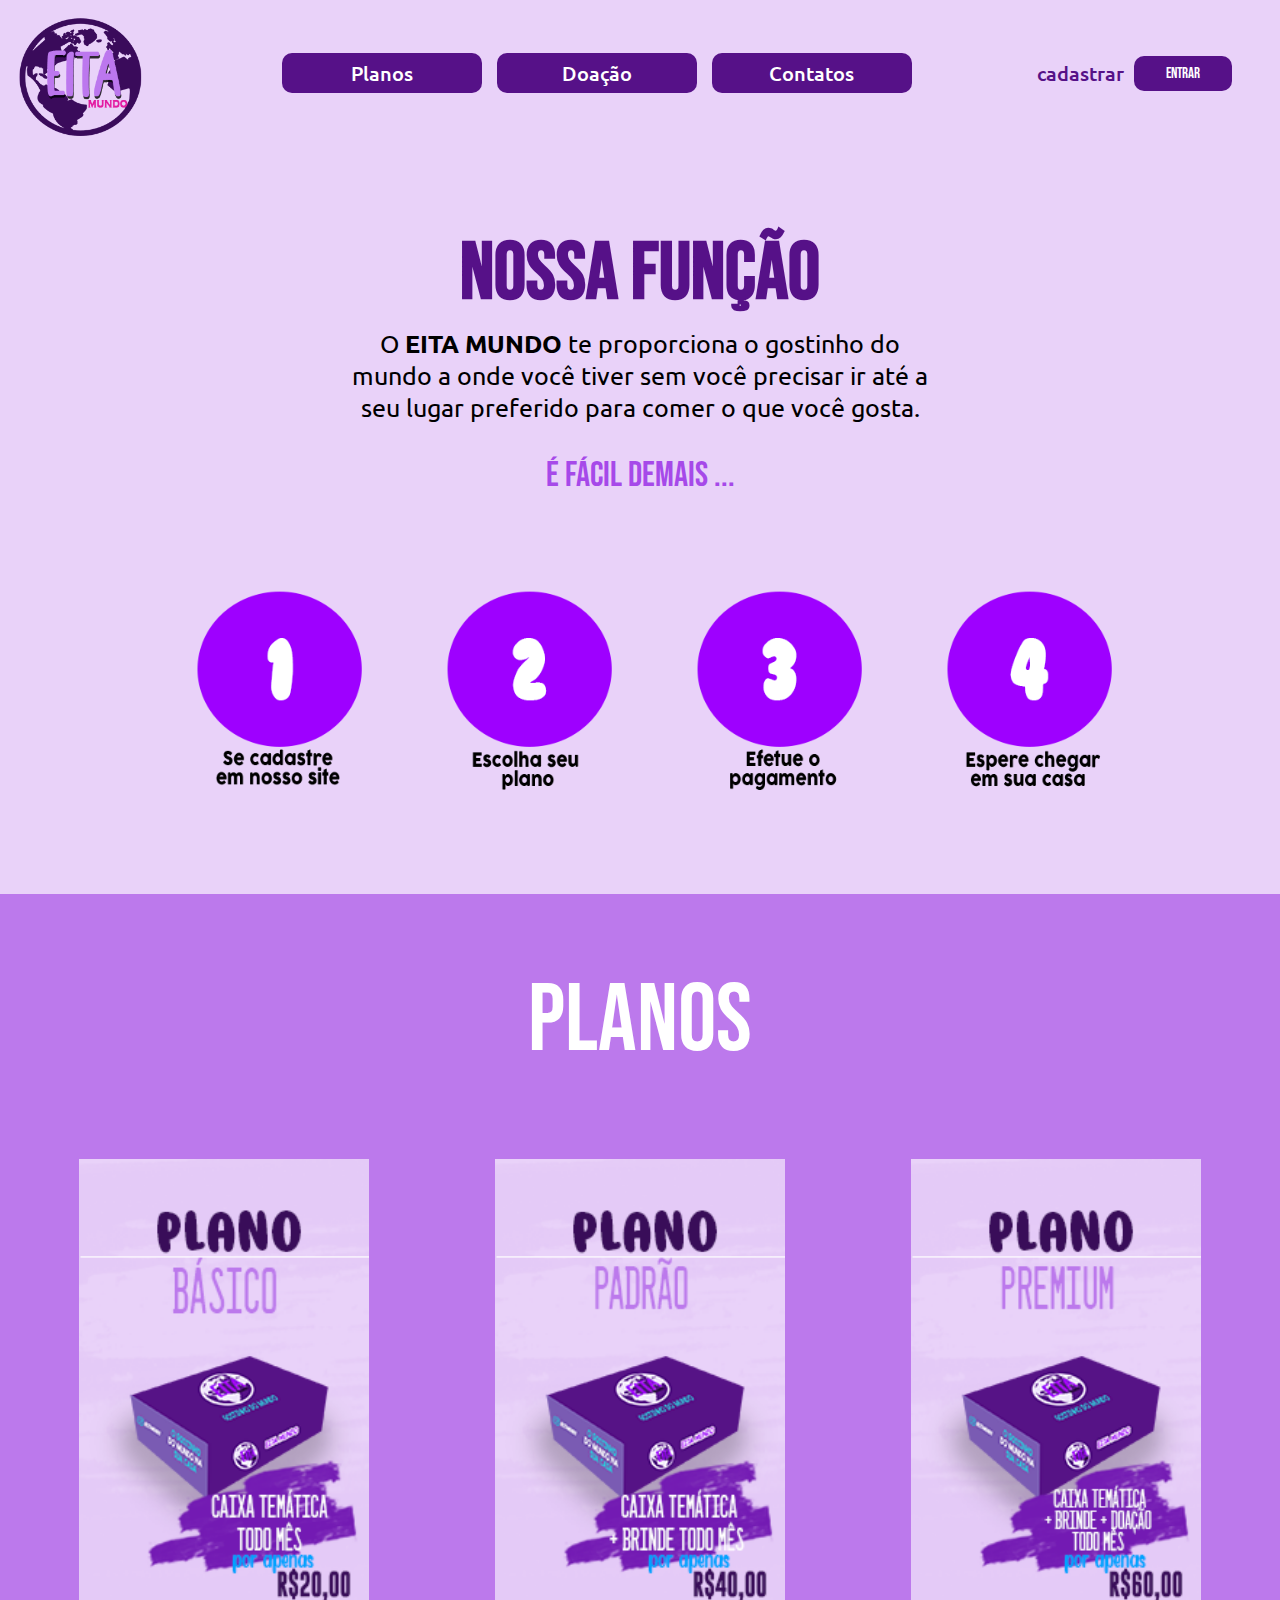
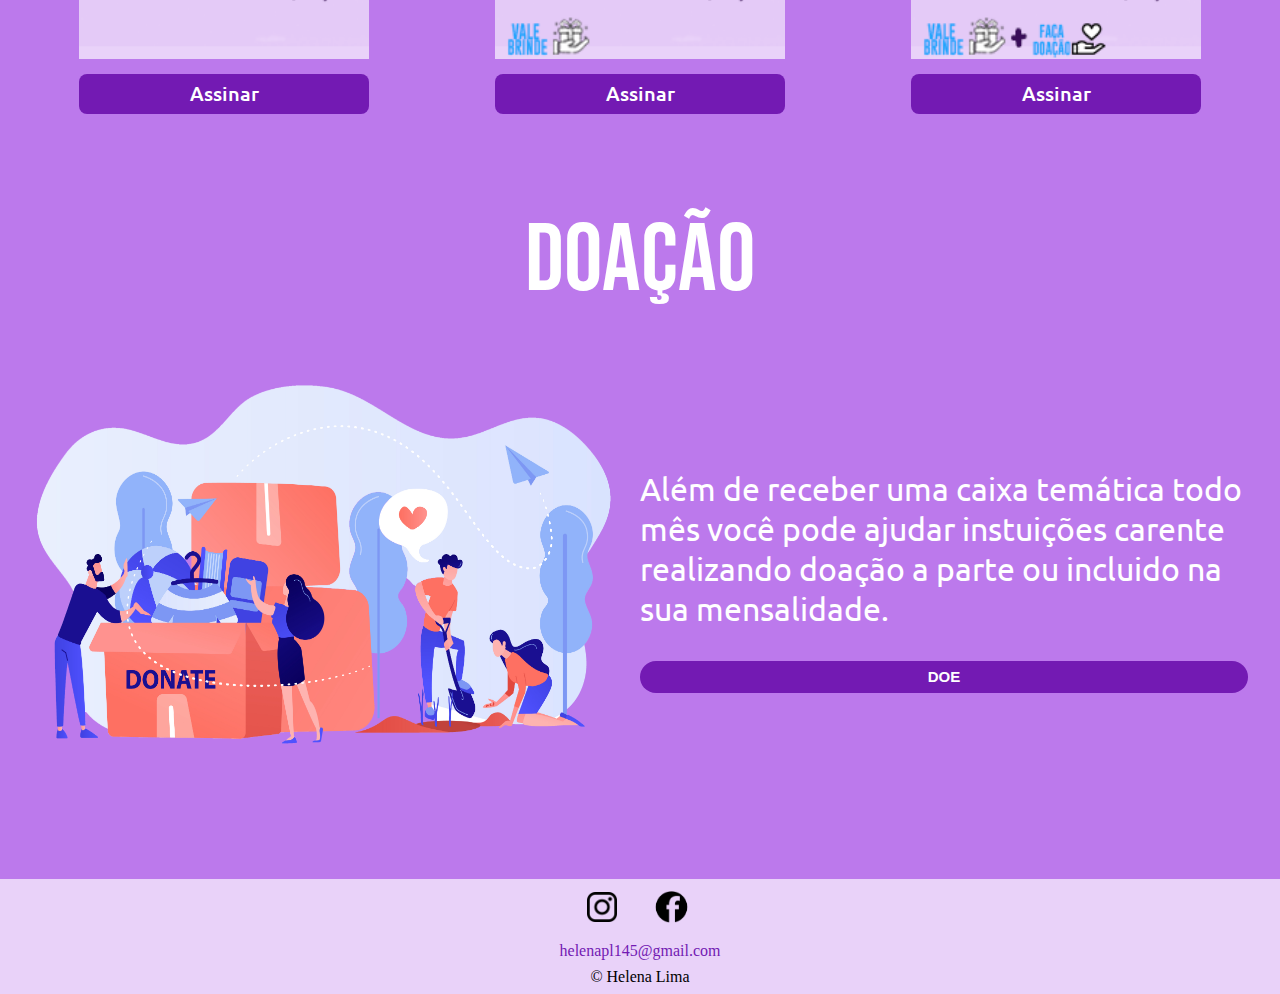
<file: index.html>
<!DOCTYPE html>
<html lang="pt_br">

<head>
    <meta charset="UTF-8">
    <meta http-equiv="X-UA-Compatible" content="IE=edge">
    <meta name="viewport" content="width=device-width, initial-scale=1.0">
    <title>Eita Mundo</title>

    <link rel="shortcut icon" href="/arquivos/logo4.png" type="image/x-icon">

    <link rel="stylesheet" href="../css/style.css">

    <link rel="preconnect" href="https://fonts.googleapis.com">
    <link rel="preconnect" href="https://fonts.gstatic.com" crossorigin>
    <link href="https://fonts.googleapis.com/css2?family=Bebas+Neue&family=Secular+One&family=Ubuntu:ital,wght@0,300;0,400;0,500;0,700;1,300;1,400;1,500;1,700&display=swap" rel="stylesheet">

</head>

<body>
    <div class="corpo">

        <header class="topo">
            <nav>
                <img class="logo" src="/arquivos/logo4.png" alt="">

                <div class="botoes">
                    <button class="planos">
                        <a href="#plano">Planos</a>
                    </button>
                    <button class="doacao">
                        <a href="#doacao">Doação</a>
                    </button>
                    <button class="contatos">
                        <a href="#rodape">Contatos</a>
                    </button>
                </div>

                <div class="usuario">
                    <a class="cadastro" href="/html/cadastro.html"> cadastrar </a>
                    <a class="entra" href="/html/perfil.html"> Entrar </a>
                </div>
            </nav>

        </header>

        <div class="conteudo">

            <div class="intro">

                <h1>Nossa função</h1>

                <p> O <strong> Eita mundo </strong> te proporciona o gostinho do mundo a onde você tiver sem você precisar
                    ir até a seu lugar preferido para comer o que você gosta. </p>

                <h2> É fácil demais ... </h2>

            </div>

            <div class="passos">
                <img src="/arquivos/passo1.png" alt="Primeiro passo a passo">
                <img src="/arquivos/passo2.png" alt="Segundo passo a passo">
                <img src="/arquivos/passo3.png" alt="Terceiro passo a passo">
                <img src="/arquivos/passo4.png" alt="Quarto passo a passo">
            </div>


            <section class="parteSecudaria">

                <h2 id="plano" class="nomePlanos">PLANOS</h2>

                    <div class="partePlanos">
                        <div class="plano">
                            <img src="/arquivos/planoBas.png" alt="Plano básico">
                            <button> <a href="/html/pagBasi.html"> Assinar </a> </button>
                        </div>
                        <div class="plano">
                            <img src="/arquivos/planoPad.png" alt="Plano padrão">
                            <button> <a href="/html/pagPadr.html"> Assinar </a> </button>

                        </div>
                        <div class="plano">
    
                            <img src="/arquivos/planoPrem.png" alt="Plano premium">
                            <button> <a href="/html/pagPrem.html"> Assinar </a> </button>

                        </div>
                        
                    </div>
               

                <h2 id="doacao" class="nomeDoacao">DOAÇÃO</h2>

                <div class="parteDoacao">
                    <img src="/arquivos/fundoDoacao.png" alt="">
                    <div class="content">
                        <p>Além de receber uma caixa temática todo mês
                            você pode ajudar instuições carente realizando
                            doação a parte ou incluido na sua mensalidade.</p>
                        <button> <a href="/html/doacao.html"> DOE </a> </button>
                    </div>
                </div>

            </section>

        </div>

        <footer id="rodape">

            <div class="redes">
                <div class="insta">
                    <a href="https://www.instagram.com/helenalima1409" target="_blank"> <img src="/arquivos/logoInsta.png" alt="Logo do instagram"> </a>
                </div>
    
                <div class="face">
                    <a href="https://www.facebook.com" target="_blank"> <img src="/arquivos/face.png" alt="Logo do facebook"> </a>
                </div>
            </div>
         

            <div class="contato">
                <a  class="emailContato" href="mailto:helenapl145@gmail.com">helenapl145@gmail.com</a>
                
                <p> &copy; Helena Lima </p>
            </div>
        
            
        </footer>

    </div>


    <script src="java.js"></script>
    
</body>

</html>
</file>
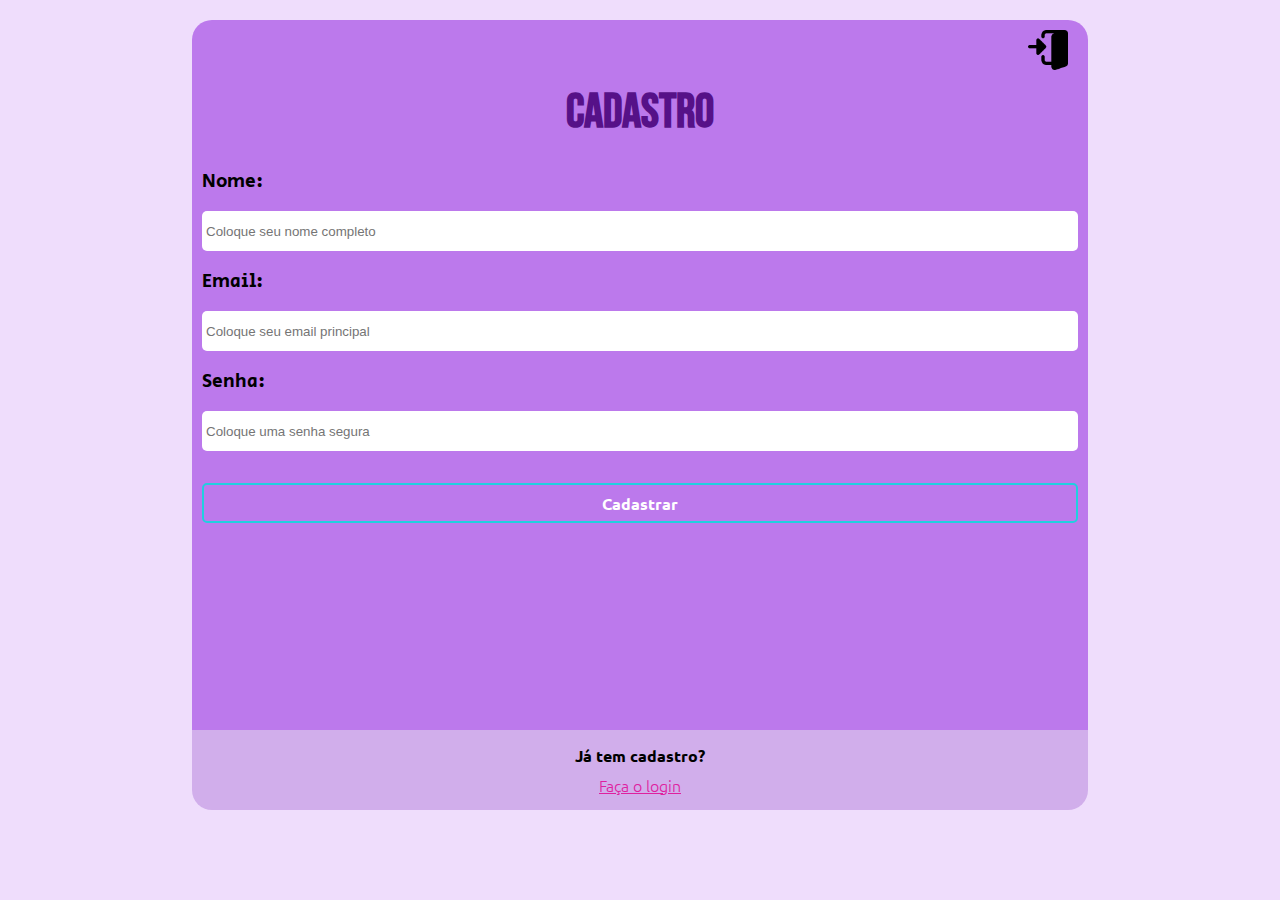
<file: html/cadastro.html>
<!DOCTYPE html>
<html lang="pt-br">
<head>
    <meta charset="UTF-8">
    <meta http-equiv="X-UA-Compatible" content="IE=edge">
    <meta name="viewport" content="width=device-width, initial-scale=1.0">
    <title>Eita Mundo</title>

    <link rel="shortcut icon" href="/arquivos/logo4.png" type="image/x-icon">

    <link rel="stylesheet" href="/css/acesso.css">

    <link rel="preconnect" href="https://fonts.googleapis.com">
    <link rel="preconnect" href="https://fonts.gstatic.com" crossorigin>
    <link href="https://fonts.googleapis.com/css2?family=Bebas+Neue&family=Secular+One&family=Ubuntu:ital,wght@0,300;0,400;0,500;0,700;1,300;1,400;1,500;1,700&display=swap" rel="stylesheet">
</head>
<body>

    <section>
       
        <div class="header">
            <a href="index.html"><img src="/arquivos/enter.png" alt=""> </a>
        </div>

        <h1>Cadastro</h1>

    
            <form class="formConteu" action="" method="post">
                <div>
                    <label  for="input-name">Nome:</label>
                    <input placeholder="Coloque seu nome completo" type="text" name="Nome" id="input-name" required>
                </div>
                <div>
                    <label for="input-email">Email:</label>
                    <input placeholder="Coloque seu email principal" type="email" name="Email" id="input-email" required>
                </div>
                <div>
                    <label for="input-senha">Senha:</label>
                    <input placeholder="Coloque uma senha segura" type="password" name="senha" id="input-senha" required>
                </div>
                <div class="btn">
                    <button type="submit">Cadastrar</button>
                </div>
            
            </form>
      

        <footer>
                 
            <div>
                <h6>Já tem cadastro?</h6>
            </div>

            <div>
                <a href="/html/login.html">Faça o login</a>
            </div>

        
        </footer>
    </section>
    
</body>
</html>
</file>
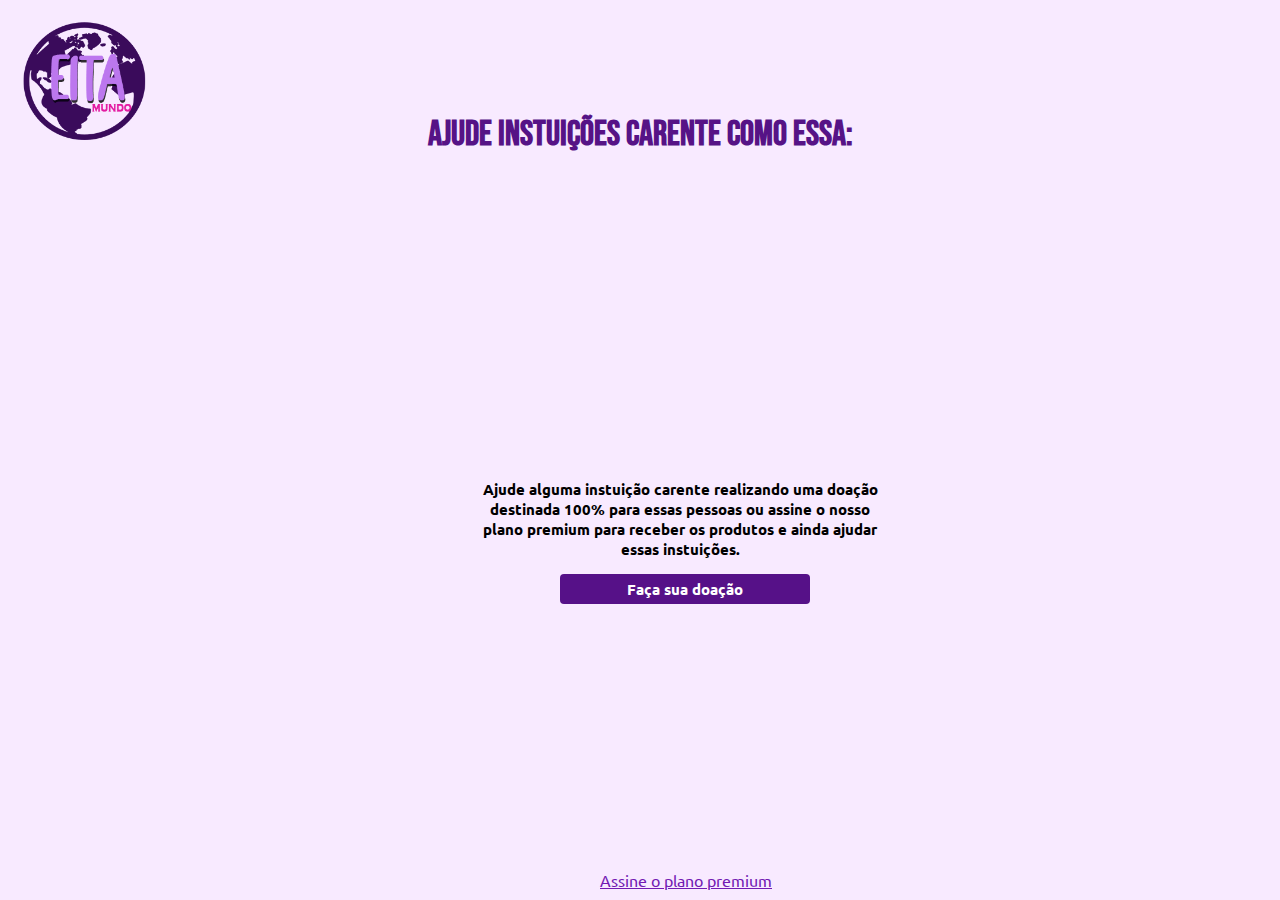
<file: html/doacao.html>
<!DOCTYPE html>
<html lang="pt_br">
<head>
    <meta charset="UTF-8">
    <meta http-equiv="X-UA-Compatible" content="IE=edge">
    <meta name="viewport" content="width=device-width, initial-scale=1.0">
    <title>Faça sua doação</title>

    <link rel="shortcut icon" href="/arquivos/logo4.png" type="image/x-icon">

    <link rel="stylesheet" href="/css/doacao.css">

    <link rel="preconnect" href="https://fonts.googleapis.com">
    <link rel="preconnect" href="https://fonts.gstatic.com" crossorigin>
    <link href="https://fonts.googleapis.com/css2?family=Bebas+Neue&family=Secular+One&family=Ubuntu:ital,wght@0,300;0,400;0,500;0,700;1,300;1,400;1,500;1,700&display=swap"
        rel="stylesheet">
</head>
<body>
    <header>
        <a href="index.html"><img src="/arquivos/logo4.png" alt="Logo do eita mundo"></a>

        <h1>Ajude instuições carente como essa:</h1>

    </header>

    <section>
      

        <iframe width="560" height="315" src="https://www.youtube.com/embed/D3_XXx44Pn8" title="YouTube video player" frameborder="0" allow="accelerometer; autoplay; clipboard-write; encrypted-media; gyroscope; picture-in-picture" allowfullscreen>  
        </iframe>

        <p>Ajude alguma instuição carente realizando uma doação destinada 100% para essas pessoas ou assine o nosso plano premium para receber os produtos e ainda ajudar essas instuições.</p>

        <button><a href="/html/pagDoe.html">Faça sua doação</a></button>

        <a class="plano" href="/html/planoPrem.html">Assine o plano premium</a>
    </section>
    

    
</body>
</html>
</file>
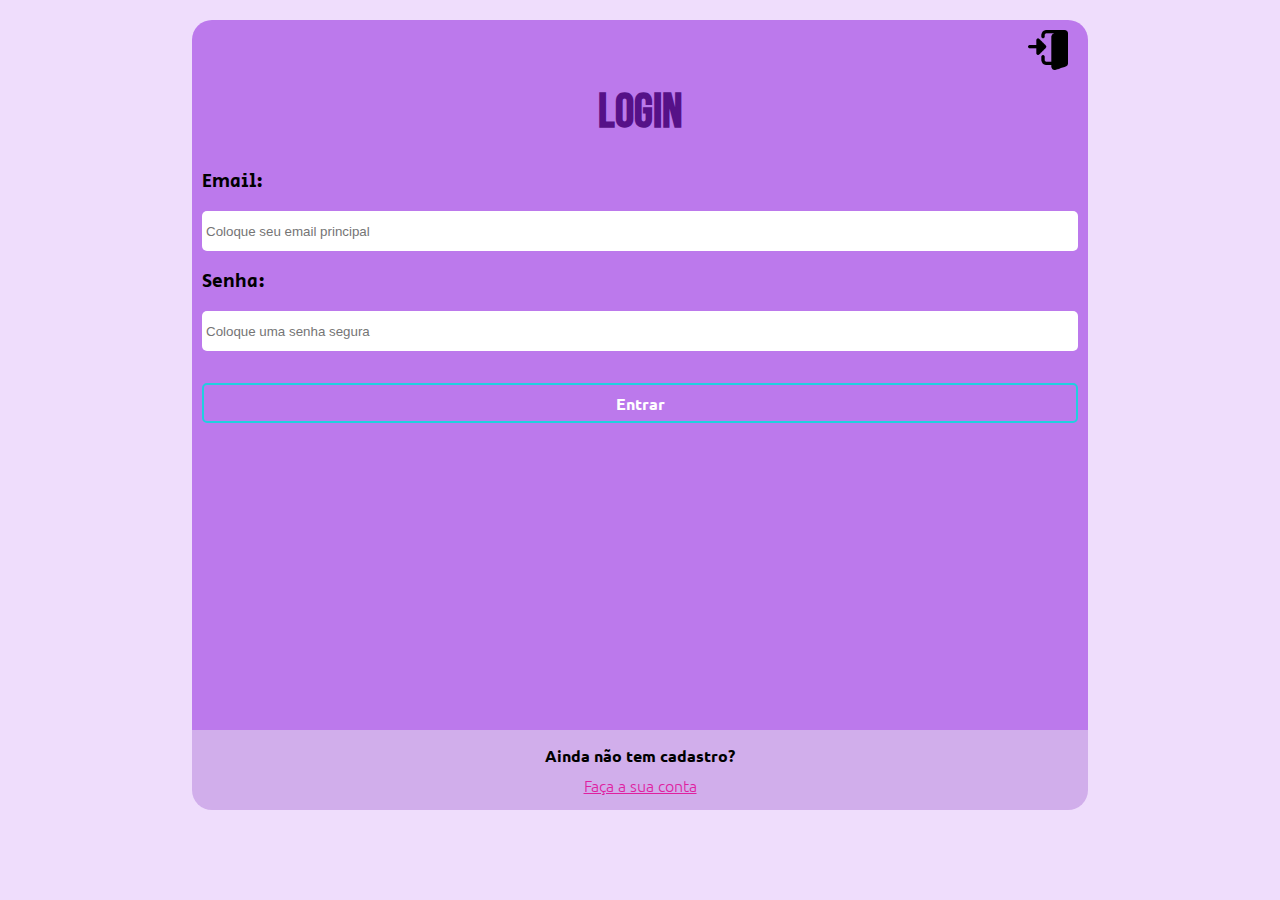
<file: html/login.html>
<!DOCTYPE html>
<html lang="pt-br">
<head>
    <meta charset="UTF-8">
    <meta http-equiv="X-UA-Compatible" content="IE=edge">
    <meta name="viewport" content="width=device-width, initial-scale=1.0">
    <title>Eita Mundo</title>

    <link rel="shortcut icon" href="/arquivos/logo4.png" type="image/x-icon">

    <link rel="stylesheet" href="/css/acesso.css">

    <link rel="preconnect" href="https://fonts.googleapis.com">
    <link rel="preconnect" href="https://fonts.gstatic.com" crossorigin>
    <link href="https://fonts.googleapis.com/css2?family=Bebas+Neue&family=Secular+One&family=Ubuntu:ital,wght@0,300;0,400;0,500;0,700;1,300;1,400;1,500;1,700&display=swap" rel="stylesheet">
</head>
<body>

    <section>
       
        <div class="header">
            <a href="index.html"><img src="/arquivos/enter.png" alt=""> </a>
        </div>

        <h1>LOGIN</h1>

    
            <form class="formConteu" action="" method="post">

                <div>
                    <label for="input-email">Email:</label>
                    <input placeholder="Coloque seu email principal" type="email" name="Email" id="input-email" required>
                </div>
                <div>
                    <label for="input-senha">Senha:</label>
                    <input placeholder="Coloque uma senha segura" type="password" name="senha" id="input-senha" required>
                </div>
                <div class="btn">
                    <button type="submit">Entrar</button>
                </div>
            
            </form>
      

        <footer>
                 
            <div>
                <h6>Ainda não tem cadastro?</h6>
            </div>

            <div>
                <a href="/html/cadastro.html">Faça a sua conta</a>
            </div>

        
        </footer>
    </section>
    
</body>
</html>
</file>
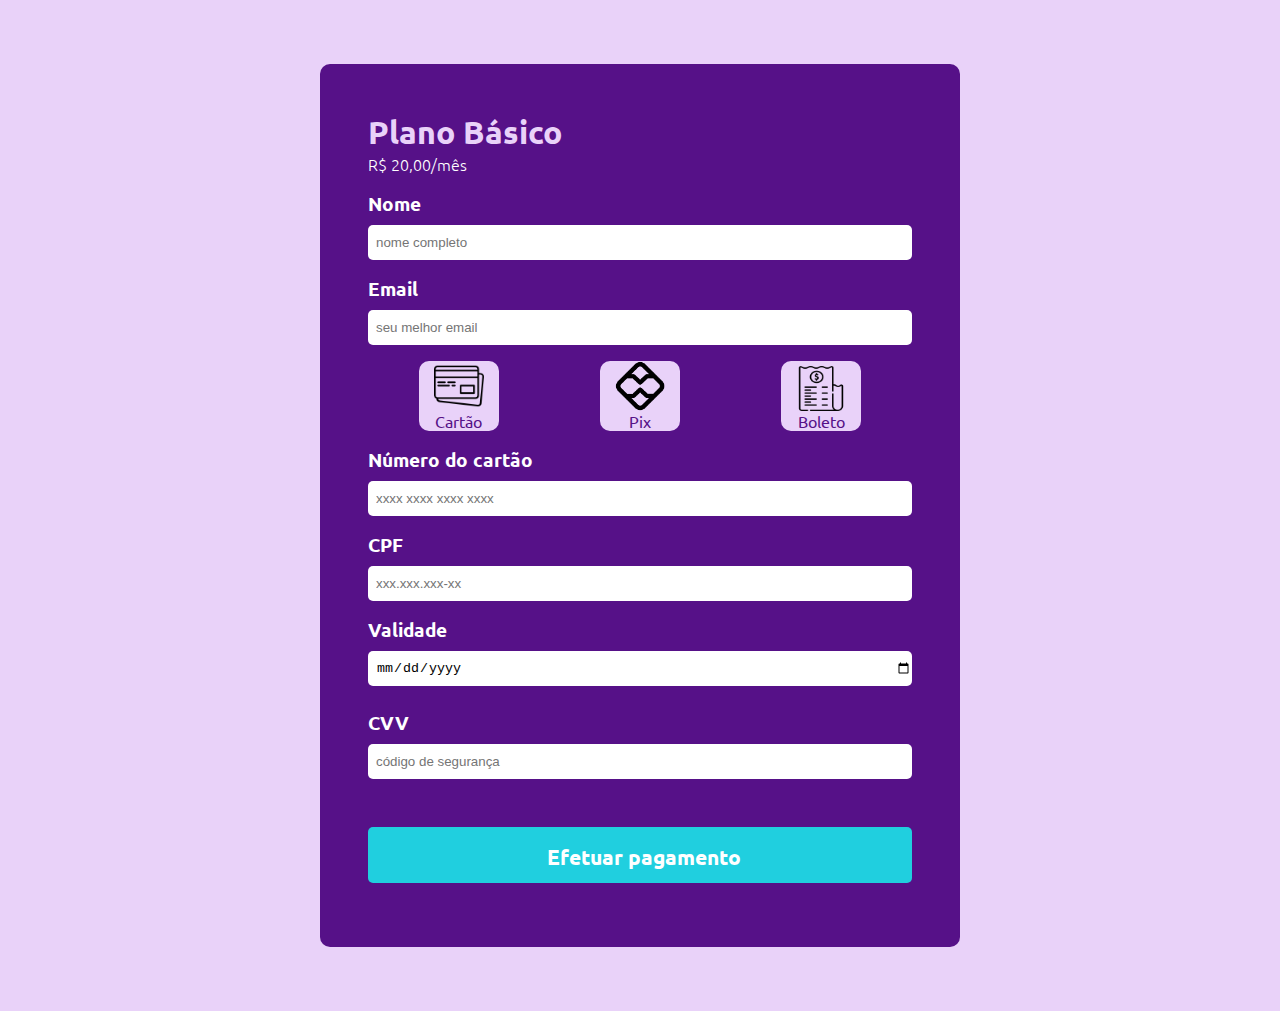
<file: html/pag.html>
<!DOCTYPE html>
<html lang="pt_br">
<head>
    <meta charset="UTF-8">
    <meta http-equiv="X-UA-Compatible" content="IE=edge">
    <meta name="viewport" content="width=device-width, initial-scale=1.0">
    <title>Eita Mundo</title>

    <link rel="shortcut icon" href="/arquivos/logo4.png" type="image/x-icon">

    <link rel="stylesheet" href="/css/pag.css">

    <link rel="preconnect" href="https://fonts.googleapis.com">
    <link rel="preconnect" href="https://fonts.gstatic.com" crossorigin>
    <link href="https://fonts.googleapis.com/css2?family=Bebas+Neue&family=Secular+One&family=Ubuntu:ital,wght@0,300;0,400;0,500;0,700;1,300;1,400;1,500;1,700&display=swap" rel="stylesheet">
</head>
<body>

    <main>
        <div class="datalhePlano">
            <h1> Plano Básico</h1>
            <p >R$ 20,00/mês </p>
        </div>
        <section class="info">
            <form action="">
                <div>
                    <label for="nomei">Nome</label>
                    <input type="text" name="nomen" id="nomei" placeholder="nome completo">
                </div>
                <div>
                    <label for="emaili">Email</label>
                    <input type="email" name="emailn" id="emaili" placeholder="seu melhor email">
                </div>
            </form>
        </section>

        <ul class="formaPag" id="slider">
            <li id="card" >
                <p>Cartão </p>
                <img src="/arquivos/cartao.png" alt="Cartão">
            </li>

            <li id="pix">
                <p>Pix </p>
                <img src="/arquivos/pix.png" alt="Pix">
            </li>

            <li id="formaBoleto">
                <p>Boleto </p>
                <img src="/arquivos/recibo.png" alt="Boleto">
            </li>
            
        </ul>

        <section id="formaCard">
            <form action="" >
                <div>
                    <label for="cardi" id="cardText">Número do cartão</label>
                    <p id="descricaoPix"></p>
                    <input type="number" name="card" id="cardi"  placeholder="xxxx xxxx xxxx xxxx">
                </div>
                <div>
                    <label for="cpfi" id="textCpf" >CPF</label>
                    <input type="number" name="cpf" id="cpfi" placeholder="xxx.xxx.xxx-xx">
                </div>
                <div class="dados">
                    <div>
                        <label for="validadei" id="textValidade">Validade</label>
                        <input type="date" name="validade" id="validadei">
                    </div>
                    <div>
                        <label for="cvvi" id="textCvv">CVV</label>
                        <input type="number" name="cvv" id="cvvi" placeholder="código de segurança">
                    </div>
                </div>
            </form>
        </section>

        <input class="btnPag" type="button" value="Efetuar pagamento">
    </main>

    <script src="slider.js"></script>
    
</body>
</html>
</file>
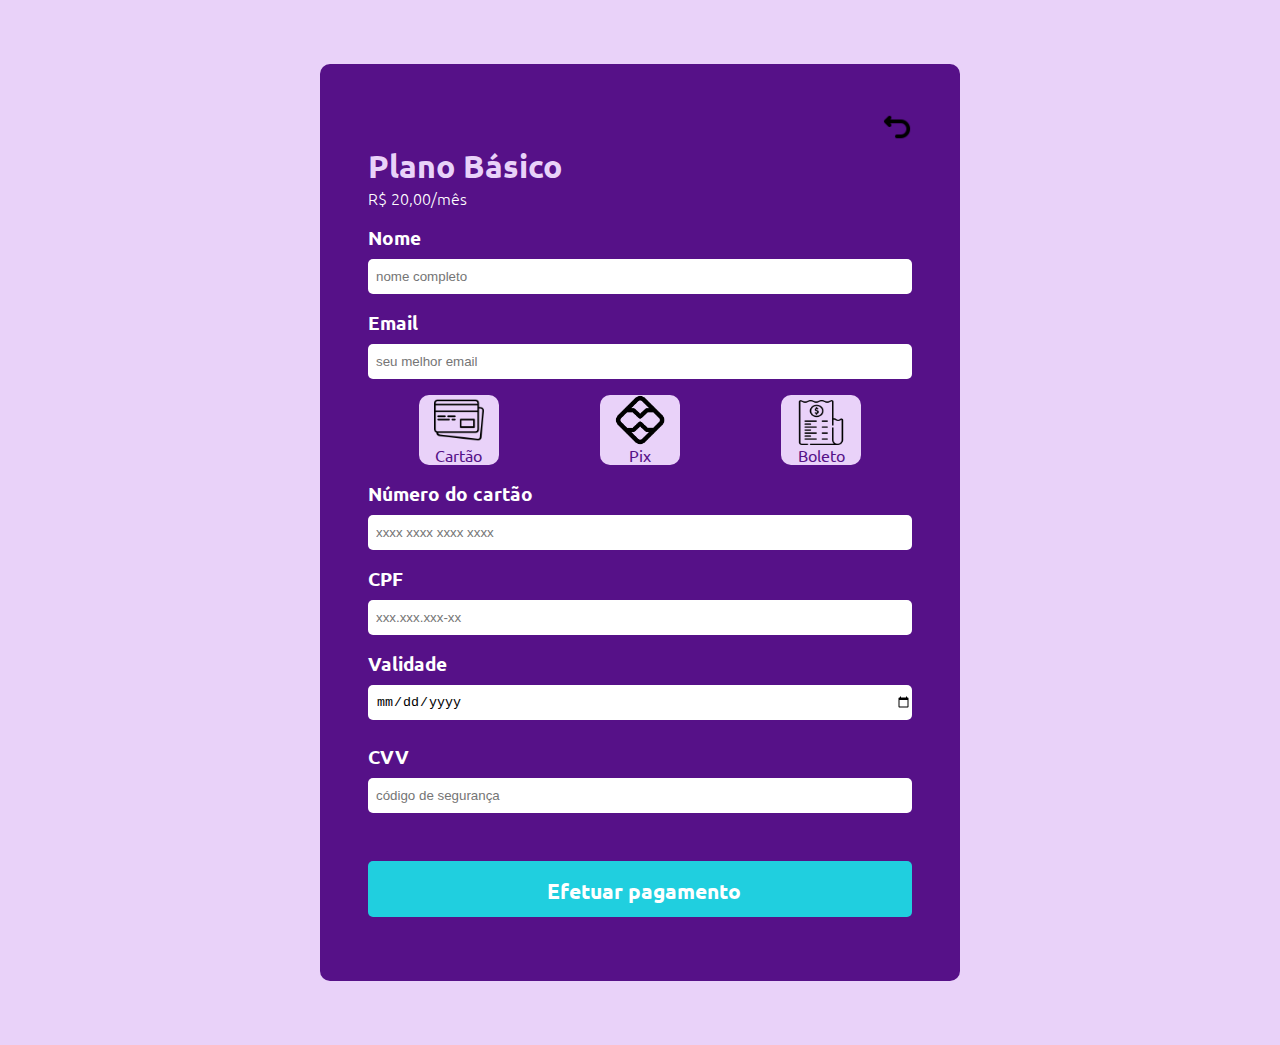
<file: html/pagBasi.html>
<!DOCTYPE html>
<html lang="pt_br">
<head>
    <meta charset="UTF-8">
    <meta http-equiv="X-UA-Compatible" content="IE=edge">
    <meta name="viewport" content="width=device-width, initial-scale=1.0">
    <title>Eita Mundo</title>

    <link rel="shortcut icon" href="/arquivos/logo4.png" type="image/x-icon">

    <link rel="stylesheet" href="/css/pag.css">

    <link rel="preconnect" href="https://fonts.googleapis.com">
    <link rel="preconnect" href="https://fonts.gstatic.com" crossorigin>
    <link href="https://fonts.googleapis.com/css2?family=Bebas+Neue&family=Secular+One&family=Ubuntu:ital,wght@0,300;0,400;0,500;0,700;1,300;1,400;1,500;1,700&display=swap" rel="stylesheet">
</head>
<body>

    <main>
        <div class="voltar">
            <a href="/html/index.html"><img src="/arquivos/voltar.png" alt="Botão Voltar"></a>
           </div>

        <div class="datalhePlano">
            <h1> Plano Básico</h1>
            <p >R$ 20,00/mês </p>
        </div>
        
        <section class="info">
            <form action="">
                <div>
                    <label for="nomei">Nome</label>
                    <input type="text" name="nomen" id="nomei" placeholder="nome completo">
                </div>
                <div>
                    <label for="emaili">Email</label>
                    <input type="email" name="emailn" id="emaili" placeholder="seu melhor email">
                </div>
            </form>
        </section>

        <ul class="formaPag" id="slider">
            <li id="card" >
                <p>Cartão </p>
                <img src="/arquivos/cartao.png" alt="Cartão">
            </li>

            <li id="pix">
                <p>Pix </p>
                <img src="/arquivos/pix.png" alt="Pix">
            </li>

            <li id="formaBoleto">
                <p>Boleto </p>
                <img src="/arquivos/recibo.png" alt="Boleto">
            </li>
            
        </ul>

        <section id="formaCard">
            <form action="" >
                <div>
                    <label for="cardi" id="cardText">Número do cartão</label>
                    <p id="descricaoPix"></p>
                    <input type="number" name="card" id="cardi"  placeholder="xxxx xxxx xxxx xxxx">
                </div>
                <div>
                    <label for="cpfi" id="textCpf" >CPF</label>
                    <input type="number" name="cpf" id="cpfi" placeholder="xxx.xxx.xxx-xx">
                </div>
                <div class="dados">
                    <div>
                        <label for="validadei" id="textValidade">Validade</label>
                        <input type="date" name="validade" id="validadei">
                    </div>
                    <div>
                        <label for="cvvi" id="textCvv">CVV</label>
                        <input type="number" name="cvv" id="cvvi" placeholder="código de segurança">
                    </div>
                </div>
            </form>
        </section>

        <input class="btnPag" type="button" value="Efetuar pagamento">
    </main>

    <script src="slider.js"></script>
    
</body>
</html>
</file>
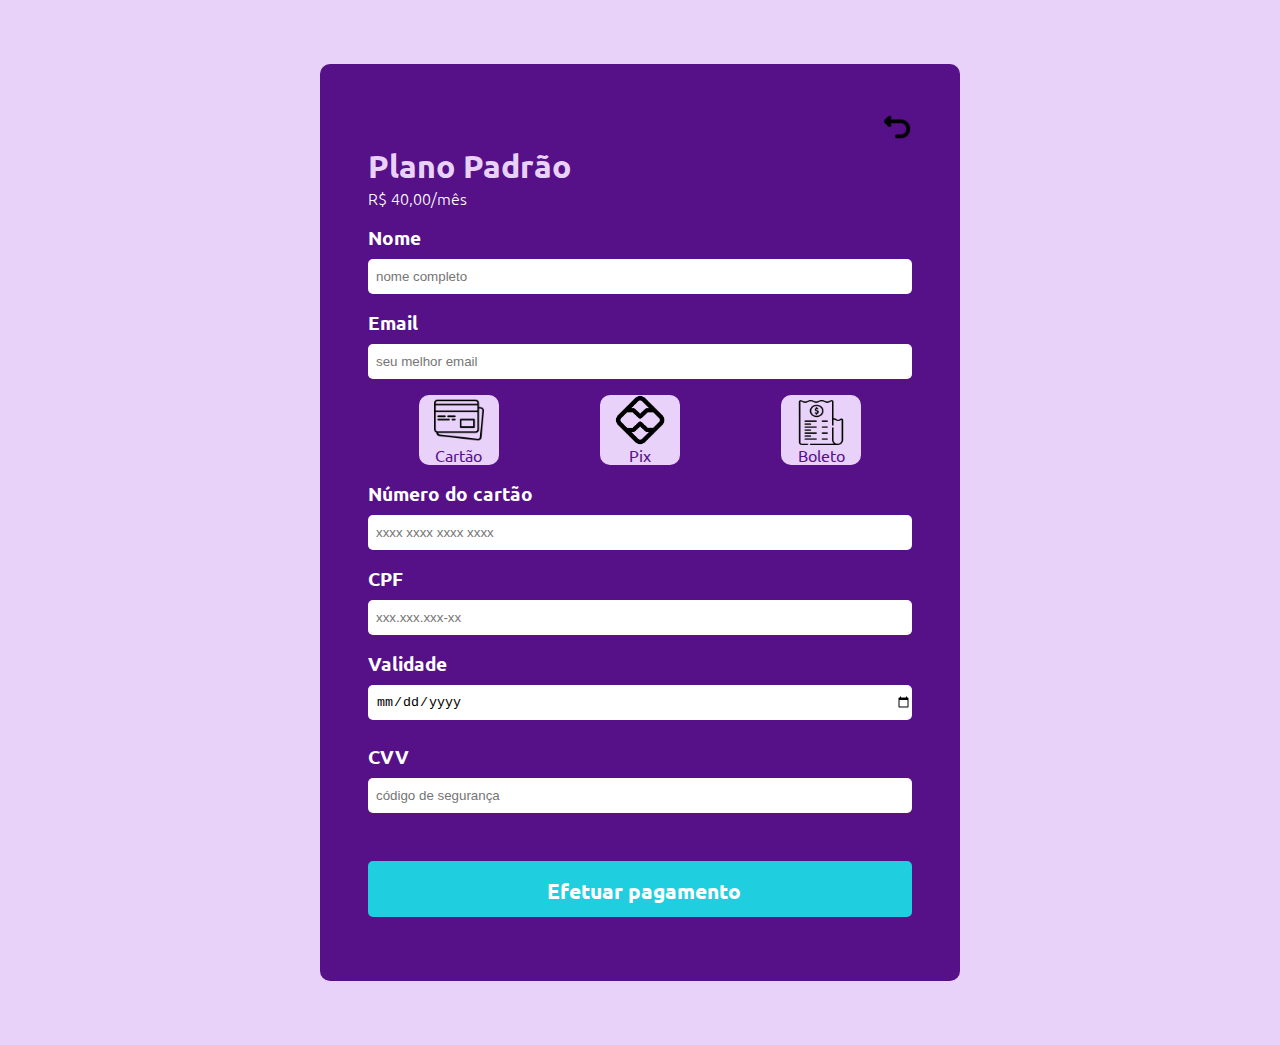
<file: html/pagPadr.html>
<!DOCTYPE html>
<html lang="pt_br">
<head>
    <meta charset="UTF-8">
    <meta http-equiv="X-UA-Compatible" content="IE=edge">
    <meta name="viewport" content="width=device-width, initial-scale=1.0">
    <title>Eita Mundo</title>

    <link rel="shortcut icon" href="/arquivos/logo4.png" type="image/x-icon">

    <link rel="stylesheet" href="/css/pag.css">

    <link rel="preconnect" href="https://fonts.googleapis.com">
    <link rel="preconnect" href="https://fonts.gstatic.com" crossorigin>
    <link href="https://fonts.googleapis.com/css2?family=Bebas+Neue&family=Secular+One&family=Ubuntu:ital,wght@0,300;0,400;0,500;0,700;1,300;1,400;1,500;1,700&display=swap" rel="stylesheet">
</head>
<body>

    <main>
        <div class="voltar">
            <a href="/html/index.html"><img src="/arquivos/voltar.png" alt="Botão Voltar"></a>
        </div>

        <div class="datalhePlano">
            <h1> Plano Padrão</h1>
            <p >R$ 40,00/mês </p>
        </div>
        <section class="info">
            <form action="">
                <div>
                    <label for="nomei">Nome</label>
                    <input type="text" name="nomen" id="nomei" placeholder="nome completo">
                </div>
                <div>
                    <label for="emaili">Email</label>
                    <input type="email" name="emailn" id="emaili" placeholder="seu melhor email">
                </div>
            </form>
        </section>

        <ul class="formaPag" id="slider">
            <li id="card" >
                <p>Cartão </p>
                <img src="/arquivos/cartao.png" alt="Cartão">
            </li>

            <li id="pix">
                <p>Pix </p>
                <img src="/arquivos/pix.png" alt="Pix">
            </li>

            <li id="formaBoleto">
                <p>Boleto </p>
                <img src="/arquivos/recibo.png" alt="Boleto">
            </li>
            
        </ul>

        <section id="formaCard">
            <form action="" >
                <div>
                    <label for="cardi" id="cardText">Número do cartão</label>
                    <p id="descricaoPix"></p>
                    <input type="number" name="card" id="cardi"  placeholder="xxxx xxxx xxxx xxxx">
                </div>
                <div>
                    <label for="cpfi" id="textCpf" >CPF</label>
                    <input type="number" name="cpf" id="cpfi" placeholder="xxx.xxx.xxx-xx">
                </div>
                <div class="dados">
                    <div>
                        <label for="validadei" id="textValidade">Validade</label>
                        <input type="date" name="validade" id="validadei">
                    </div>
                    <div>
                        <label for="cvvi" id="textCvv">CVV</label>
                        <input type="number" name="cvv" id="cvvi" placeholder="código de segurança">
                    </div>
                </div>
            </form>
        </section>

        <input class="btnPag" type="button" value="Efetuar pagamento">
    </main>

    <script src="slider.js"></script>
    
</body>
</html>
</file>
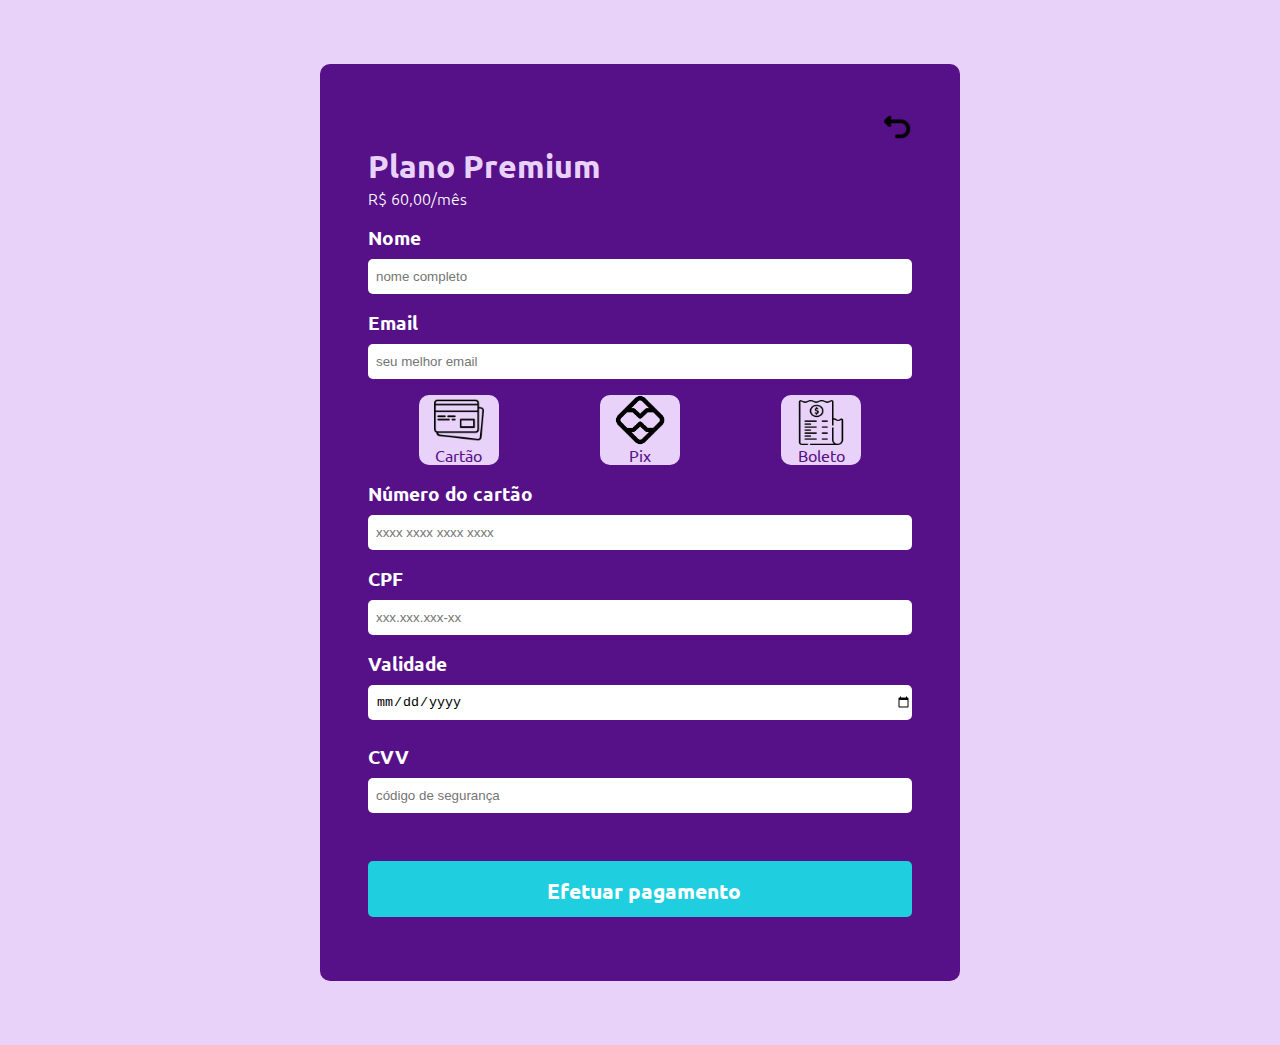
<file: html/pagPrem.html>
<!DOCTYPE html>
<html lang="pt_br">
<head>
    <meta charset="UTF-8">
    <meta http-equiv="X-UA-Compatible" content="IE=edge">
    <meta name="viewport" content="width=device-width, initial-scale=1.0">
    <title>Eita Mundo</title>

    <link rel="shortcut icon" href="/arquivos/logo4.png" type="image/x-icon">

    <link rel="stylesheet" href="/css/pag.css">

    <link rel="preconnect" href="https://fonts.googleapis.com">
    <link rel="preconnect" href="https://fonts.gstatic.com" crossorigin>
    <link href="https://fonts.googleapis.com/css2?family=Bebas+Neue&family=Secular+One&family=Ubuntu:ital,wght@0,300;0,400;0,500;0,700;1,300;1,400;1,500;1,700&display=swap" rel="stylesheet">
</head>
<body>

    <main>
       <div class="voltar">
        <a href="/html/index.html"><img src="/arquivos/voltar.png" alt="Botão Voltar"></a>
       </div>
       
        <div class="datalhePlano">
            <h1> Plano Premium</h1>
            <p >R$ 60,00/mês </p>
        </div>
        <section class="info">
            <form action="">
                <div>
                    <label for="nomei">Nome</label>
                    <input type="text" name="nomen" id="nomei" placeholder="nome completo">
                </div>
                <div>
                    <label for="emaili">Email</label>
                    <input type="email" name="emailn" id="emaili" placeholder="seu melhor email">
                </div>
            </form>
        </section>

        <ul class="formaPag" id="slider">
            <li id="card" >
                <p>Cartão </p>
                <img src="/arquivos/cartao.png" alt="Cartão">
            </li>

            <li id="pix">
                <p>Pix </p>
                <img src="/arquivos/pix.png" alt="Pix">
            </li>

            <li id="formaBoleto">
                <p>Boleto </p>
                <img src="/arquivos/recibo.png" alt="Boleto">
            </li>
            
        </ul>

        <section id="formaCard">
            <form action="" >
                <div>
                    <label for="cardi" id="cardText">Número do cartão</label>
                    <p id="descricaoPix"></p>
                    <input type="number" name="card" id="cardi"  placeholder="xxxx xxxx xxxx xxxx">
                </div>
                <div>
                    <label for="cpfi" id="textCpf" >CPF</label>
                    <input type="number" name="cpf" id="cpfi" placeholder="xxx.xxx.xxx-xx">
                </div>
                <div class="dados">
                    <div>
                        <label for="validadei" id="textValidade">Validade</label>
                        <input type="date" name="validade" id="validadei">
                    </div>
                    <div>
                        <label for="cvvi" id="textCvv">CVV</label>
                        <input type="number" name="cvv" id="cvvi" placeholder="código de segurança">
                    </div>
                </div>
            </form>
        </section>

        <input class="btnPag" type="button" value="Efetuar pagamento">
    </main>

    <script src="slider.js"></script>
    
</body>
</html>
</file>
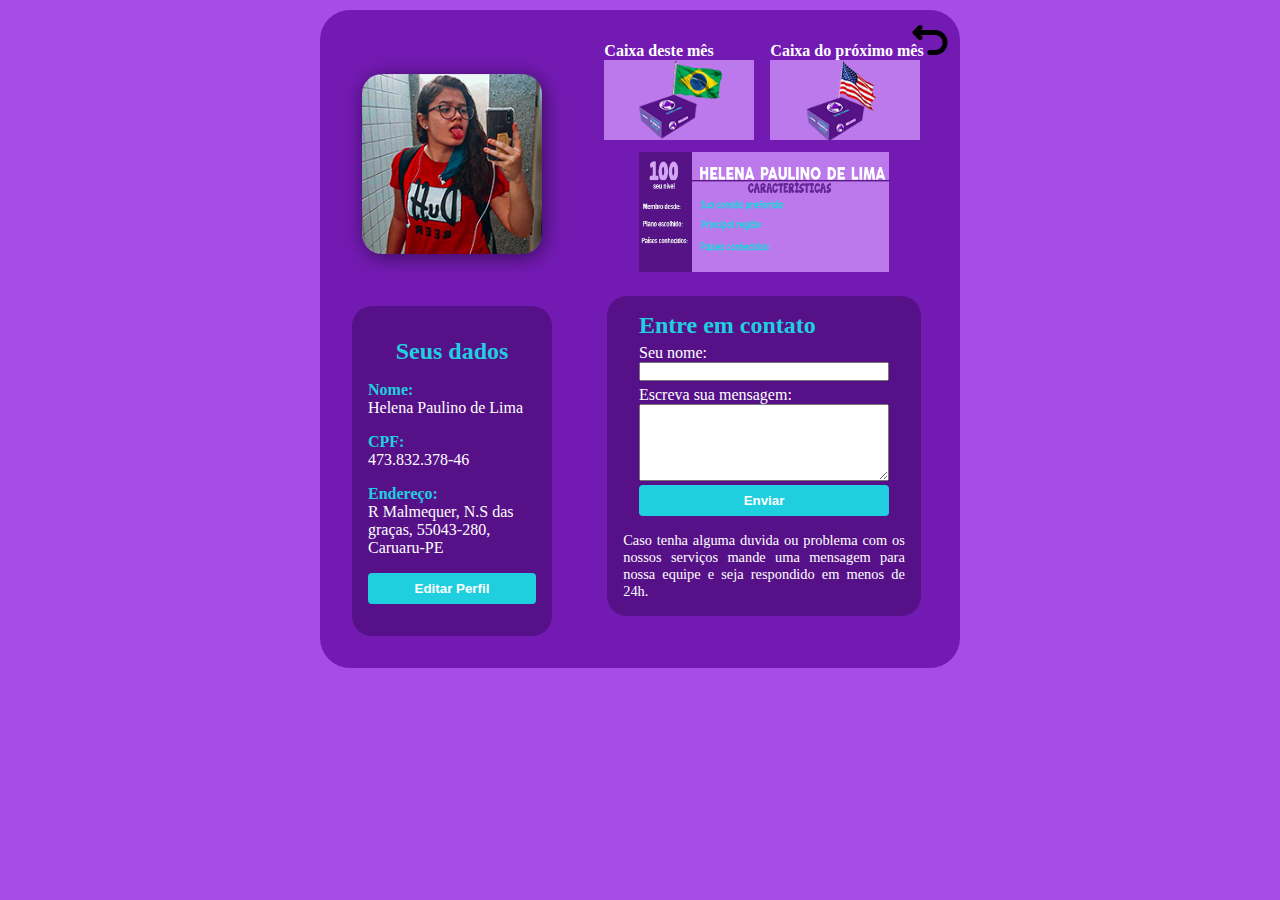
<file: html/perfil.html>
<!DOCTYPE html>
<html lang="pt_br">
<head>
    <meta charset="UTF-8">
    <meta http-equiv="X-UA-Compatible" content="IE=edge">
    <meta name="viewport" content="width=device-width, initial-scale=1.0">
    <title>Eita Mundo</title>

    <link rel="shortcut icon" href="/arquivos/logo4.png" type="image/x-icon">
    <link rel="stylesheet" href="/css/perfil.css">
</head>
<body>

    <main id="content">

        <nav class="nav-lateral">
            <div class="foto-usuario">
                <img src="/arquivos/foto.png" alt="Foto do perfil">
            </div>

            <div class="dados">
                <h2>Seus dados</h2>
                <div class="dado">
                  <h4>Nome:</h4>
                  <p>Helena Paulino de Lima</p>  
                </div>
                <div class="dado">
                    <h4>CPF:</h4>
                    <p>473.832.378-46</p>
                </div>
                <div class="dado">
                    <h4>Endereço:</h4>
                    <p>R Malmequer, N.S das graças, 55043-280, Caruaru-PE</p>
                </div>

                <button class="btn">Editar Perfil</button>

            </div>

        </nav>

    
        <section class="info-usuario">
            <div class="voltar">
                <a href="index.html"><img src="/arquivos/voltar.png" alt=""></a>
            </div>
            <div class="wraper">
                <div class="caixas">
                    <div class="caixa">
                        <p>Caixa deste mês</p>
                        <img src="/arquivos/caixaBrasil.png" alt="Caixa do mês">
                    </div>
                    <div class="caixa">
                        <p>Caixa do próximo mês</p>
                        <img src="/arquivos/caixaEua.png" alt="Caixa do proximo mês">
                    </div>
                </div>

                <div class="cartao">
                    <img src="/arquivos/perfil.png" alt="Cartão do usuario">
                </div>
            </div>

            <div class="contato">
                <form action="">
                    <h2>Entre em contato</h2>
                    <div>
                        <label for="">Seu nome:</label>
                        <input type="text">
                    </div>

                    <div>
                        <label for="">Escreva sua mensagem:</label>
                        <textarea name="" id="" cols="32" rows="5"></textarea>
                    </div>

                    <input class="btn" type="button" value="Enviar">
                </form>

                <p>
                    Caso tenha alguma duvida ou problema com os nossos serviços mande uma mensagem para nossa equipe e seja respondido em menos de 24h.
                </p>
            </div>
        </section>

    </main>
    
</body>
</html>
</file>
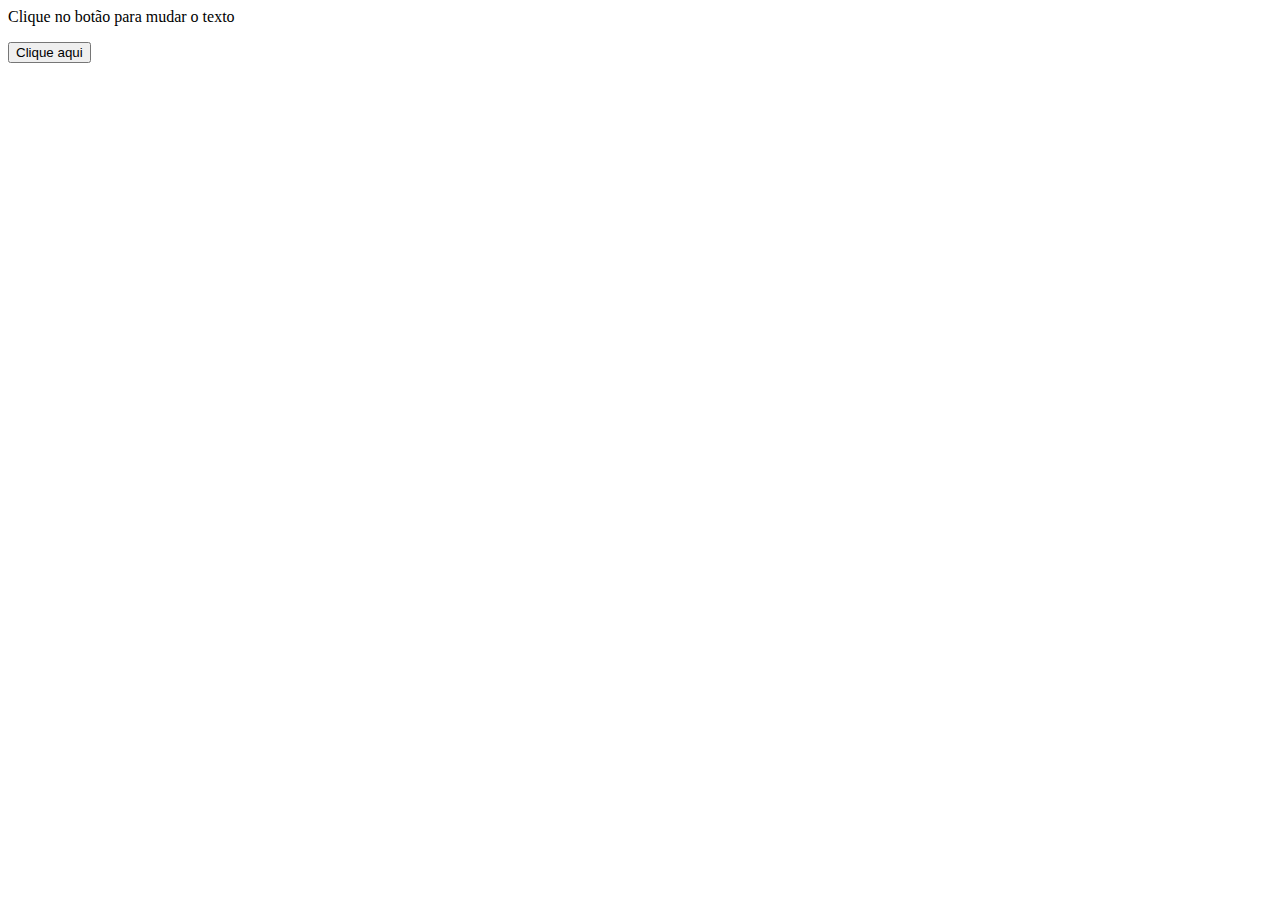
<file: html/teste.html>
<html>
<body>

<p id="paragrafo">Clique no botão para mudar o texto</p>

<button onclick="funcao()">Clique aqui</button>

<script>
function funcao() {
    document.getElementById("paragrafo").innerHTML = "Pronto você mudou o texto (y)";
}
</script>

</body>
</html>
</file>
<file: css/style.css>
/*Configuração padrão*/

html{
    scroll-behavior: smooth;
}

body {
    background-color: #e9d2f9;

    padding: 0;
    margin: 0;
    overflow-x: hidden;
    
}

a {
    text-decoration: none;
}

button {
    border: none;
    cursor: pointer;
}


/*Navegação primaria*/

nav {
    position: sticky;
    display: flex;
    flex-direction: row;
    justify-content: space-between;
    align-items: center;
}

.logo{
    width: 130px;
    height: 120px;

    margin-left: 1rem;
    margin-bottom: 10px;
    margin-top: 1rem;
}

nav .botoes{
    display: flex;
    flex-direction: row;
}

.botoes button {
    background-color: #561188;

    width: 200px;
    height: 40px;

    border-radius: 10px;

    margin-left: 15px;

    transition: background .8s;

    display: flex;
    flex-direction: row;
    align-items: center;
    justify-content: center;
}

.botoes a {
    color: white;

    font-size: 20px;
    font-weight: 500;
    font-family: 'Ubuntu', sans-serif;
}



.botoes button:hover{
    background-color: #731ab3;
}

.usuario {
    display: flex;
    align-items: center;
    margin-right: 3rem;
}


.cadastro {
    color: #561188;   


    margin-right: 10px;
    margin-left: 5px;
    font-size: 20px;
    font-weight: 500;
    font-family: 'Ubuntu', sans-serif;
}



.entra {
    color: white;
    background-color: #561188;
    padding-inline: 2rem;
    padding-block: 0.5rem;
    border-radius: 10px;

    font-size: 15px;
    font-weight: 500;
    font-family: 'Bebas Neue', sans-serif;

    transition: background .8s;
}

.entra:hover{
    background-color: #731ab3;
}

/*Conteúdo*/


.intro{
    display: flex;
    flex-direction: column;
    align-items: center;
}


.intro h1 {
    margin-top: 5rem;
    margin-bottom: 0;
   

    color: #561188;
    font-size: 5rem;
    font-family: 'Bebas Neue', sans-serif;
   
}

.intro p{
    text-align: center;
    font-size: 25px;
    font-family:  'Ubuntu', sans-serif;
    width: 600px;

    margin-top: 05px;
    margin-bottom: 0;

}

.intro p strong{
    text-transform: uppercase;
}

.intro h2 {
    margin-top: 30px;

    color: #a649e9;
    font-size: 35px;
    font-weight: 500;
    font-family: 'Bebas Neue', sans-serif;
}

.passos {
    display: flex;
    justify-content: center;

    margin-left: 120px;
    margin-top: 4rem;
    margin-right: 100px;
    margin-bottom: 4rem;
}

.passos img {
    height: 240px;
    width: 250px;
}



/*Planos*/

.parteSecudaria {
    background-color: #bc79ec;
    padding-bottom: 5rem;
}

.nomePlanos,
.nomeDoacao{
    display: flex;
    justify-content: center;

    color: white;
    font-size: 6rem;
    font-weight: 500;
    font-family: 'Bebas Neue', sans-serif;

    margin-top: 20px;
    padding-top: 70px;
}


.partePlanos {
    display: flex;
    flex-direction: row;
    justify-content: space-around;

    margin-top: 20px;
    padding-inline: 1rem;
}


.partePlanos img{
    height: 500px;
}

.plano{
    display: flex;
    flex-direction: column;
    gap: 15px;
}

.plano button{
    background-color: #731ab3;
    height: 40px;
    width: 290px;

    border-radius: 8px;

    color: white;
    font-size: 20px;
    font-weight: lighter;
}

.plano button a{
    color: white;
    font-weight: 500;
    font-family: 'Ubuntu', sans-serif;
}


/*Doação*/


.parteDoacao{
    display: flex;
    flex-direction: row;
    justify-content: space-around;
   

}

.nomeDoacao{
    margin-bottom: 0;
}


.parteDoacao img{
    height: 30rem;
    width: 40rem;
    
}

.content{
    padding-right: 2rem;
}

.content p {
    margin-top: 150px;
    font-size: 2rem;
    color: white;
    max-width: 700px;
    font-family: 'Ubuntu', sans-serif;
}

.content button{
    background-color: #731ab3;
    height: 2rem;
    width: 100%;

    border-radius: 43px;

    color: white;
    font-size: 15px;
    font-weight: bold;

    transition: background .8s;
}


.content button:hover{
    background-color: #a649e9;
}

.parteDoacao a{
    color: white;
}


/*Rodapé*/

#rodape {
    display: flex;
    flex-direction: column;
    align-items: center;
    padding-block: 0.5rem;

}

footer a{
    text-decoration: none;
    color: #731ab3;
}



.redes{
    display: flex;
    align-items: center;
    gap: 2rem;
}


.insta img{
    height: 30px;
    width: 30px;
}


.face img{
  
    height: 40px;
    width: 45px;
}
    

.contato{
    display: flex;
    flex-direction: column;
    text-align: center;
    padding-top: 0.7rem;
}

.emailContato {
    font-size: 1rem;
}

.contato p{
    width: 300px;
    margin-bottom: 0;
    margin-top: 0.5rem;
}


@media (max-width: 1000px){
    nav{
        flex-direction: column;
        gap: 10px;
    }

    .logo{
        height: 100px;
        width: 100px;
        margin-left: 0;
    }

    nav .botoes{
        display: flex;
        flex-direction: row;
        gap: 1px;
    }

    .botoes button {
        width: 100px;
        height: 30px;
        
        margin-left: 0;

      
    }

    .botoes a {
        font-size: 15px;
     
    }

    .usuario{
        margin-right: 0;
    }
    
    .cadastro{
        font-size: 18px;
    }

    .intro{
        display: flex;
        align-items: center;

    }

    .intro h1{
        font-size: 3rem;
    }

    .intro p{
        font-size: 1.2rem;
        width: 400px;
        
    }

    .intro h2{
        font-size: 1.8rem;
        margin-bottom: 0;
    }

    .passos{
        margin: 0;
        margin-top: 2rem;
        flex-direction: column;
        align-items: center;
    }


    .passos img {
        height: 200px;
        width: 200px;
    }

    .partePlanos{
        flex-direction: column;
        justify-content: center;
        align-items: center;
        gap: 20px;
    }

    .partePlanos img{
        height: 400px;
        width: 300px;
    }

    .plano{
        align-items: center;
        gap: 15px;
    }

    .parteDoacao{
        display: flex;
        flex-direction: column;
        align-items: center;
    }

    .parteDoacao img{
        width: 400px;
        height: 300px;
        margin: 0;
    }

    .content{
        display: flex;
        flex-direction: column;
        align-items: center;
        margin: 0;
        margin-inline: 20px;
        padding: 0;
    }

    .content p{
        
        font-size: 2rem;
        text-align: center;
        margin-top: 0;
        
    }

   

   
}
</file>
<file: css/acesso.css>
*{
    margin: 0;
    padding: 0;
    box-sizing: border-box;
}

body{
    background-color: #efddfc;
}

section{
    background-color: #bc79ec;
    width: 30%;
    height: 80vh;
    border-radius: 20px 20px 0 0;

    margin: 20px auto;
    display: flex;
    flex-direction: column;
    
    
}

.header{
    display: flex;
    flex-direction: row;
    justify-content: right;
    padding: 10px 20px;
}

.header a img{
    height: 40px;
    
}

section h1{
    text-align: center;
    font-size: 3rem;
    margin-bottom: 2rem;
    font-family: 'Bebas Neue', sans-serif;
    font-weight: 600;
    color: #561188;
}


.formConteu{
    padding-inline: 5rem;
    display: flex;
    flex-direction: column;
    justify-content: center;
    
}

.formConteu div{
    display: flex;
    flex-direction: column;

    gap: 1rem;
}

.formConteu div label{
    margin-top: 3rem;
    font-size: 1.2rem;
    font-family: 'Secular One', sans-serif;
}

.formConteu div input{
    height: 40px;
    border: none;
    border-radius: 5px;
    padding-left: 4px;
}

.btn{
    
    display: flex;
    align-items: center;
    justify-content: center;
   
    
}

.btn button{
    margin-top: 4rem;
    width: 100%;
    height: 40px;
    
    
    border: none;
    
    border-radius: 5px;
    border: 2px solid #20cfdf;
    background-color: transparent;

    color: white;
    font-size: 1rem;
    font-weight: 800;
    font-family: 'Ubuntu', sans-serif;

    cursor: pointer;
    transition: background 0.3s;
}


.btn button:hover{
    background-color: #0abdce;
    color: white;
}


footer{
    background-color: #d1aeeb;
    position: absolute;
    bottom: 90px;
    height: 80px;
    width: 30%;

    display: flex;
    flex-direction: column;
    justify-content: center;
    align-items: center;
    gap: 0.5rem;

    border-radius: 0 0 20px 20px;

}


footer h6{
    font-family: 'Ubuntu', sans-serif;
    font-size: 1rem;
}

footer a{
    color: #df209f;
    font-family: 'Ubuntu', sans-serif;
    font-weight: 300;
}


@media (max-height: 900px){

    section{
        width: 70%;
    }

    section h1{
        margin: 0;
    }

    .formConteu{
        padding: 10px;
    }

    .formConteu div label{
        margin-top: 1rem;
    }

    .btn button{
        margin-top: 2rem;
    }

    footer{
        width: 70%;
        bottom: 40px;
       
    }
}

@media (min-height: 700px){
    footer{
        bottom: 90px;
    }
}
</file>
<file: css/doacao.css>
/*Configuração padrão*/

body{
    background-color: #F8EAFF;
    padding: 0;
    margin: 0;
    overflow-x: hidden;

    font-family: 'Bebas Neue', sans-serif;
    font-family: 'Secular One', sans-serif;
    font-family: 'Ubuntu', sans-serif;
}

/*Logo*/

header img{
    width: 130px;
    height: 120px;

    margin: 20px;
}

/*Título*/
header h1{
    
    margin-top: -50px;
    margin-bottom: 0;

    color: #561386;
    text-align: center;
    font-size: 35px;
    font-family: 'Bebas Neue', sans-serif;
}

/*Video*/
section iframe{
    margin-left: 400px;
    margin-top: 0;
}


/*Informações*/
section p{
    width: 400px;

    margin-left: 480px;
    margin-top: 05px;

    text-align: center;
    font-size: 15px;
    font-weight: 600;
    font-family: 'Ubuntu', sans-serif;
}


section button{
    margin-left: 560px;

    height: 30px;
    width: 250px;

    border: none;
    border-radius: 4px;
    background-color: #561188;

    cursor: pointer;

}

section button a{
    color: white;
    font-size: 15px;
    text-decoration: none;

    font-weight: bold;
    font-family: 'Ubuntu', sans-serif;
}

.plano {
   position: absolute;
   bottom: 10px;
   left: 600px;

   color: #731ab3;
}
</file>
<file: css/pag.css>
@charset "UTF-8";

*{
    margin: 0;
    padding: 0;
    box-sizing: border-box;
}

a{
    color: white;
    text-decoration: none;

}

body{
    background-color: #e9d2f9;
    display: flex;

    align-items: center;
    justify-content: center;
}

main {
    background-color: #561188;
    width: 50%;
    height: 100%;

    display: flex;
    flex-direction: column;
    margin: 05% auto;

    padding: 3rem;
 
    border-radius: 10px;
}
.datalhePlano {
    margin-bottom: 1rem;
}

.datalhePlano h1{
    color: #e9d2f9;
    font-family: 'Ubuntu', sans-serif;
    font-weight: bolder;
}

.datalhePlano p{
    color: white;
    font-family: 'Ubuntu', sans-serif;
    font-weight: 300;
}

form div{
    display: flex;
    flex-direction: column;
    gap: 0.5rem;
}

label {
    color: white;
    font-family: 'Ubuntu', sans-serif;
    font-size: 1.2rem;
    font-weight: bold;
}

input{
    height: 35px;
    margin-bottom: 1rem;
    border: none;
    border-radius: 5px;

    padding-left: 0.5rem;
}


.voltar{
    display: flex;
    justify-content: flex-end;
}

.voltar img{
    height: 30px;
}

.formaPag {
    padding-bottom: 1rem;
    display: flex;
    justify-content: space-around;
    
}

.formaPag li{
    display: flex;
    flex-direction: column-reverse;
    
    align-items: center;

    background-color: #e9d2f9;
    width: 80px;
    border-radius: 10px;

    cursor: pointer;
}

.formaPag li:hover{
    background-color: #d29afa;
}

.clicado {
    background-color: #ba69f5 !important;
}

.formaPag li p{
    font-family: 'Ubuntu', sans-serif;
    color: #561188;
}

.formaPag li img{
    height: 50px;
    width: 50px;
}

#formaBoleto img{
    height: 45px;
}

#descricaoPix{
    color: white;
    font-size: 20px;
    margin-top: 2rem;
    display: none;
}


.dados{
    display: flex;
    flex-direction: row;
    justify-content: space-between;
    
}

.dados div input{
    width: 400px;
}

.btnPag{
    background-color:  #20cfdf;
    padding-top: 1rem;
    padding-bottom: 2.5rem;

    font-family: 'Ubuntu', sans-serif;
    color: white;
    font-weight: bolder;
    font-size: 1.3rem;
    text-align: center;

    margin-top: 2rem;

    cursor: pointer;
    
}

.btnPag:hover{
    background-color:  #2c8ae2;
}


@media (max-width: 1800px){
    .dados{
        flex-direction: column;
    }

    .dados div input {
        width: 100%;
    }
}

@media(max-width:860px){
    .formaPag {
        gap: 1rem;
    }

    .formaPag li img{
        height: 40px;
        width: 40px;
    }

    #formaBoleto img{
        height: 35px;
    }

    #descricaoPix{
        font-size: 15px;
        text-align: justify;
    }

    .btnPag{
        font-size: 0.9rem;
        padding-left: 0;
        
    }
}
</file>
<file: css/perfil.css>
@charset "UTF-8";

*{
    margin: 0;
    padding: 0;
    box-sizing: border-box;
}


body{
    background-color: #a64de5;
}

.btn{
    background-color: #20cfdf;
    color: white;
    border: none;
    padding-block: 0.5rem;

    font-weight: bold;
    border-radius: 4px;

    cursor: pointer;
}


#content{
    background-color: #731ab3;
    width: 50%;
    height: 80%;

    display: flex;
    margin: 8
    rem auto;
    padding-block: 3rem;

    gap: 3rem;

    border-radius: 30px;

    position: relative;

}

.nav-lateral{
    display: flex;
    flex-direction: column;
    align-items: center;
    padding-left: 2rem;

    gap: 1rem;
    
}

.foto-usuario img{
    border-radius: 20px;
    box-shadow: 2px 3px 20px rgba(0, 0, 0, 0.514);
    width: 200px;
}

.voltar{
    position: absolute;
    right: 10px;
    top: 10px;
    
}

.voltar img{
    height: 40px;
}

.dados{
    background-color: #561188;
    color: white;

    width: 200px;
    height: 60%;

    border-radius: 20px;

    display: flex;
    flex-direction: column;
    gap: 1.5rem;

    padding-top: 2rem;
    padding-inline: 1rem;

}

.dados h2{
    text-align: center;
    color: #20cfdf;
}

.dado h4{
    color: #20cfdf;
} 

.dados .btn{
    margin-top: 2rem;
}

.info-usuario{
    display: flex;
    flex-direction: column;
    
}

.wraper{
    display: flex;
    align-items: center;
    gap: 1rem;
}

.caixa p{
    color: white;
    font-weight: bold;
}


.contato{
    margin-top: 7rem;
    padding: 2rem;
    border-radius: 20px;

    background-color: #561188;
    width: 660px;
    color: white;

    display: flex;
    align-items: center;
    gap: 1rem;
}

.contato form{
    display: flex;
    flex-direction: column;
    gap: 0.3rem;
}

.contato form h2{
    color: #20cfdf;
}




@media  (max-width: 900px){
   
    #content{
        display: flex;
        flex-direction: column;
        padding-block: 2rem;
        gap: 1.4rem;
    }

    .nav-lateral{
        padding: 0;
    }

    .foto-usuario img{
        height: 180px;
        width: 180px;
    }

    .info-usuario {
        align-items: center;
    }

    .voltar{
        right: 8px;
        top: 8px;
        
    }

    .voltar img{
        height: 30px;
    }

    .dados .btn{
        margin-top: 0;
        margin-bottom: 2rem;
    }

    .wraper{
        display: flex;
        flex-direction: column;
    }

    .cartao img{
        height: 100px;
    }

    .contato{
        display: flex;
        flex-direction: column;
        align-items: center;
        
        width: 80%;
        margin-top: 20px;
        
    
    }

    .contato h2{
        font-size: 1rem;
    }

    textarea, input{
        width: 150px;
        display: block;
    }

    .contato p{
        font-size: 0.8rem;
        width: 78%;
        text-align: justify;
    }
}

@media (min-width: 500px){
    #content{
        margin: 10px auto;
    }
}

@media (min-width: 900px) and (max-width: 1200px){
   
    #content{
        display: flex;
        flex-direction: column;
        margin: 10px auto;
        padding-block: 2rem;
        gap: 1.4rem;
    }

    .nav-lateral{
        padding: 0;
    }

    .foto-usuario img{
        height: 180px;
        width: 180px;
    }

    .info-usuario {
        align-items: center;
    }

    .dados .btn{
        margin-top: 0;
        margin-bottom: 2rem;
    }

    .wraper{
        display: flex;
        flex-direction: column;
    }

    .wraper .caixas{
        display: flex;
        flex-direction: row;
        gap: 1rem;
    }

    .cartao img{
        height: 120px;
        width: 250px;
    }

    .contato{
        display: flex;
        flex-direction: column;
        align-items: center;
        
        width: 80%;
        margin-top: 20px;
        
    
    }

    .contato h2{
        font-size: 1.3rem;
    }

    textarea, input{
        width: 300px;
        display: block;
    }

    .contato p{
        font-size: 0.9rem;
        width: 80%;
        text-align: justify;
    }
}



@media (min-width: 1200px ) and (max-width: 1900px){
   
    #content{
        display: flex;
        
        padding-block: 2rem;
        gap: 1rem;
    }

    .nav-lateral{
        margin-top: 2rem;
        gap: 3rem;
    }


    .foto-usuario img{
        height: 180px;
        width: 180px;
    }

    .info-usuario {
        align-items: center;
    }


    .nav-lateral .dados{
        padding-bottom: 32px;
        gap: 1rem;
      
    }

    .dados .btn{
        margin-top: 0;
    }

    .wraper{
        display: flex;
        flex-direction: column;

        gap: 0.5rem;
    }

    .wraper img{
        height: 80px;
        width: 150px;
    }

    .wraper .caixas{
        display: flex;
        flex-direction: row;
        gap: 1rem;
    }

    .cartao img{
        height: 120px;
        width: 250px;
    }

    .contato{
        display: flex;
        flex-direction: column;
        align-items: center;
        
        width: 80%;
        margin-top: 20px;

        padding: 1rem;

    
    }

    
    textarea, input{
        width: 250px;
        display: block;
    }

    .contato p{
        font-size: 0.9rem;
        
        text-align: justify;
    }
}
</file>
